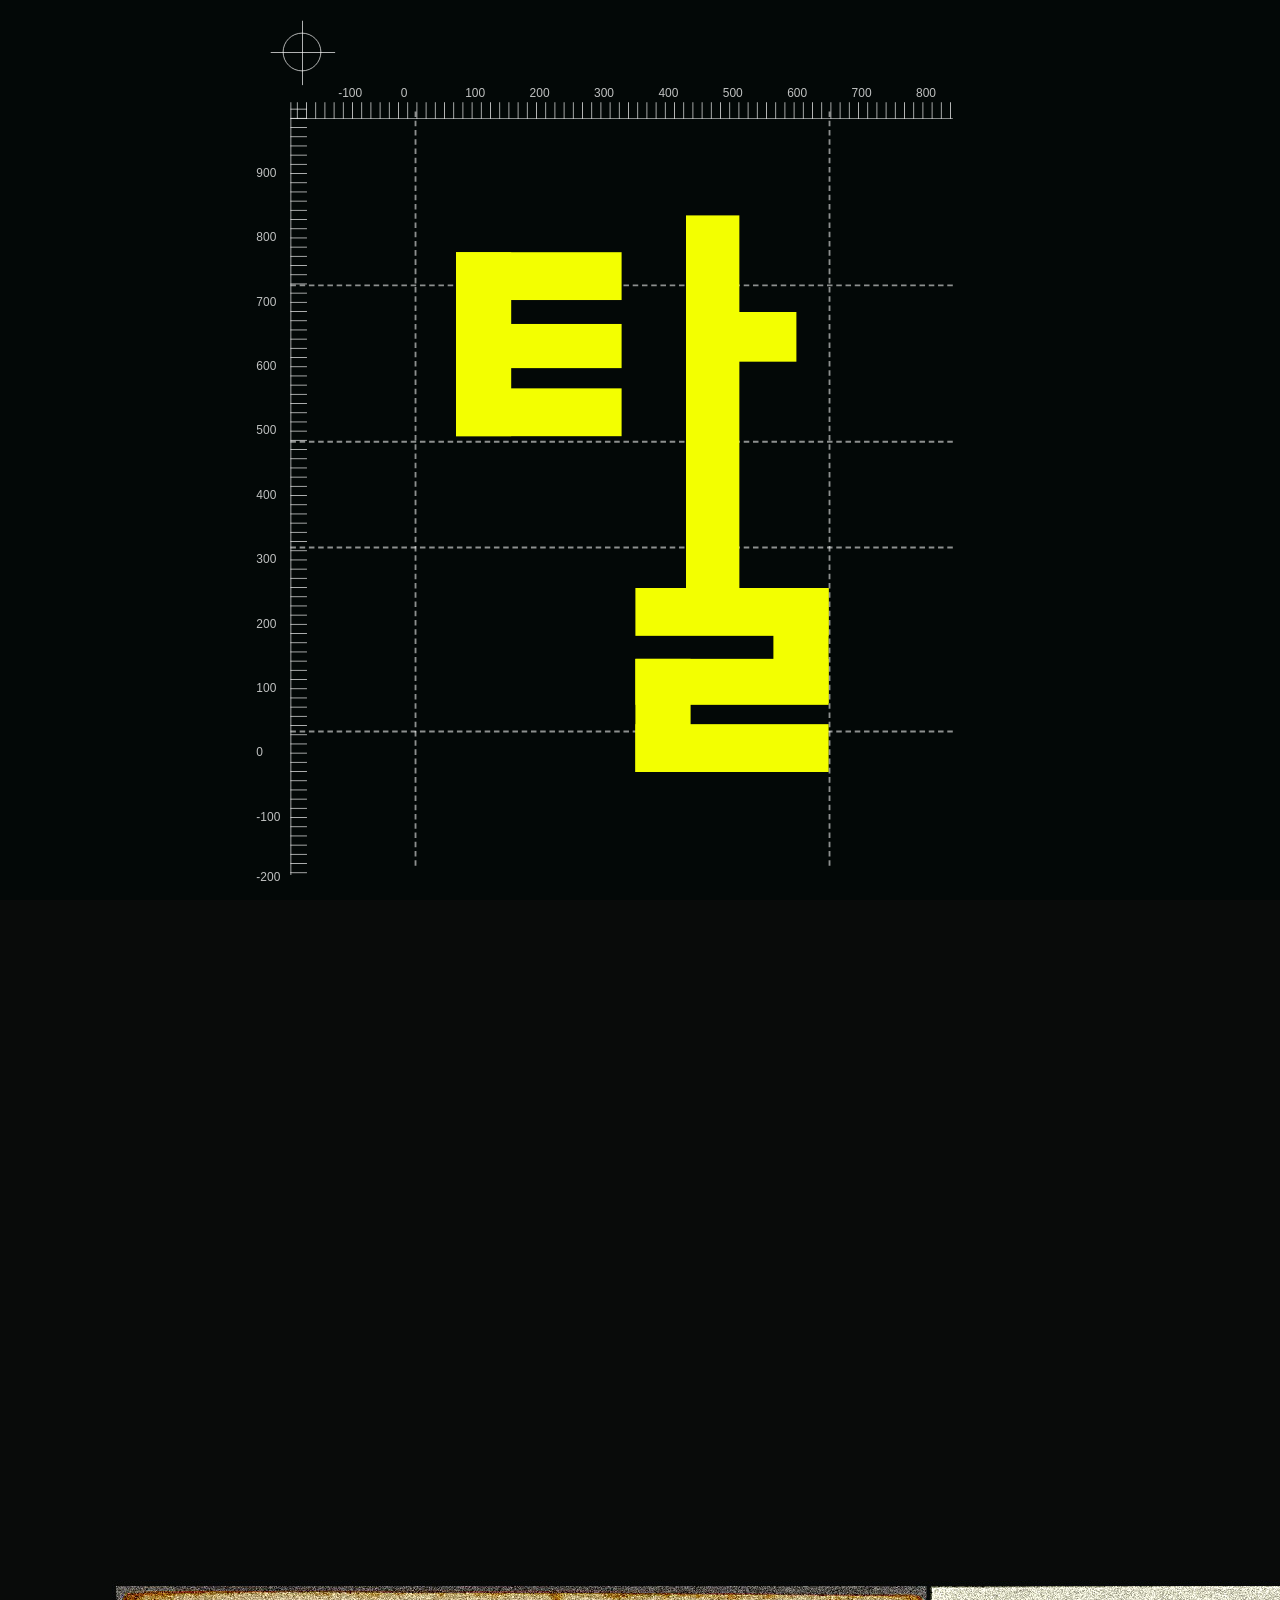
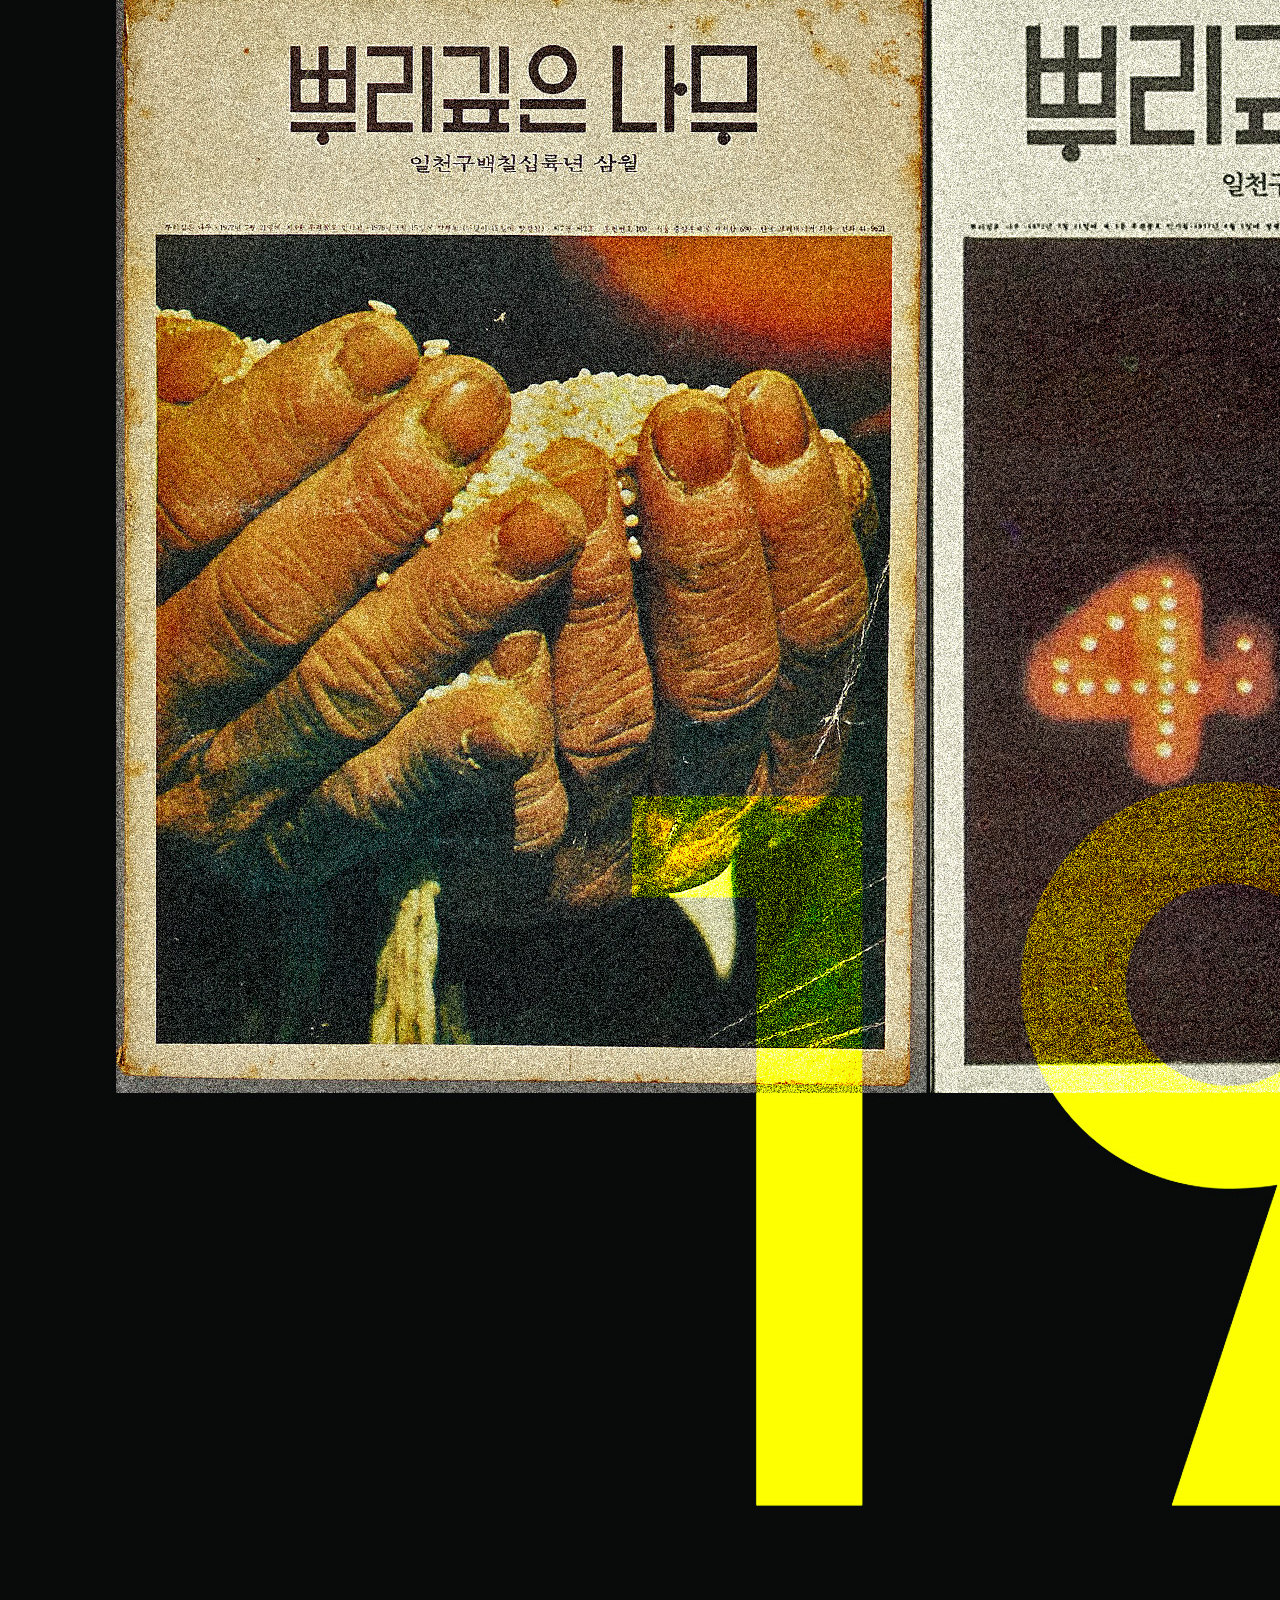
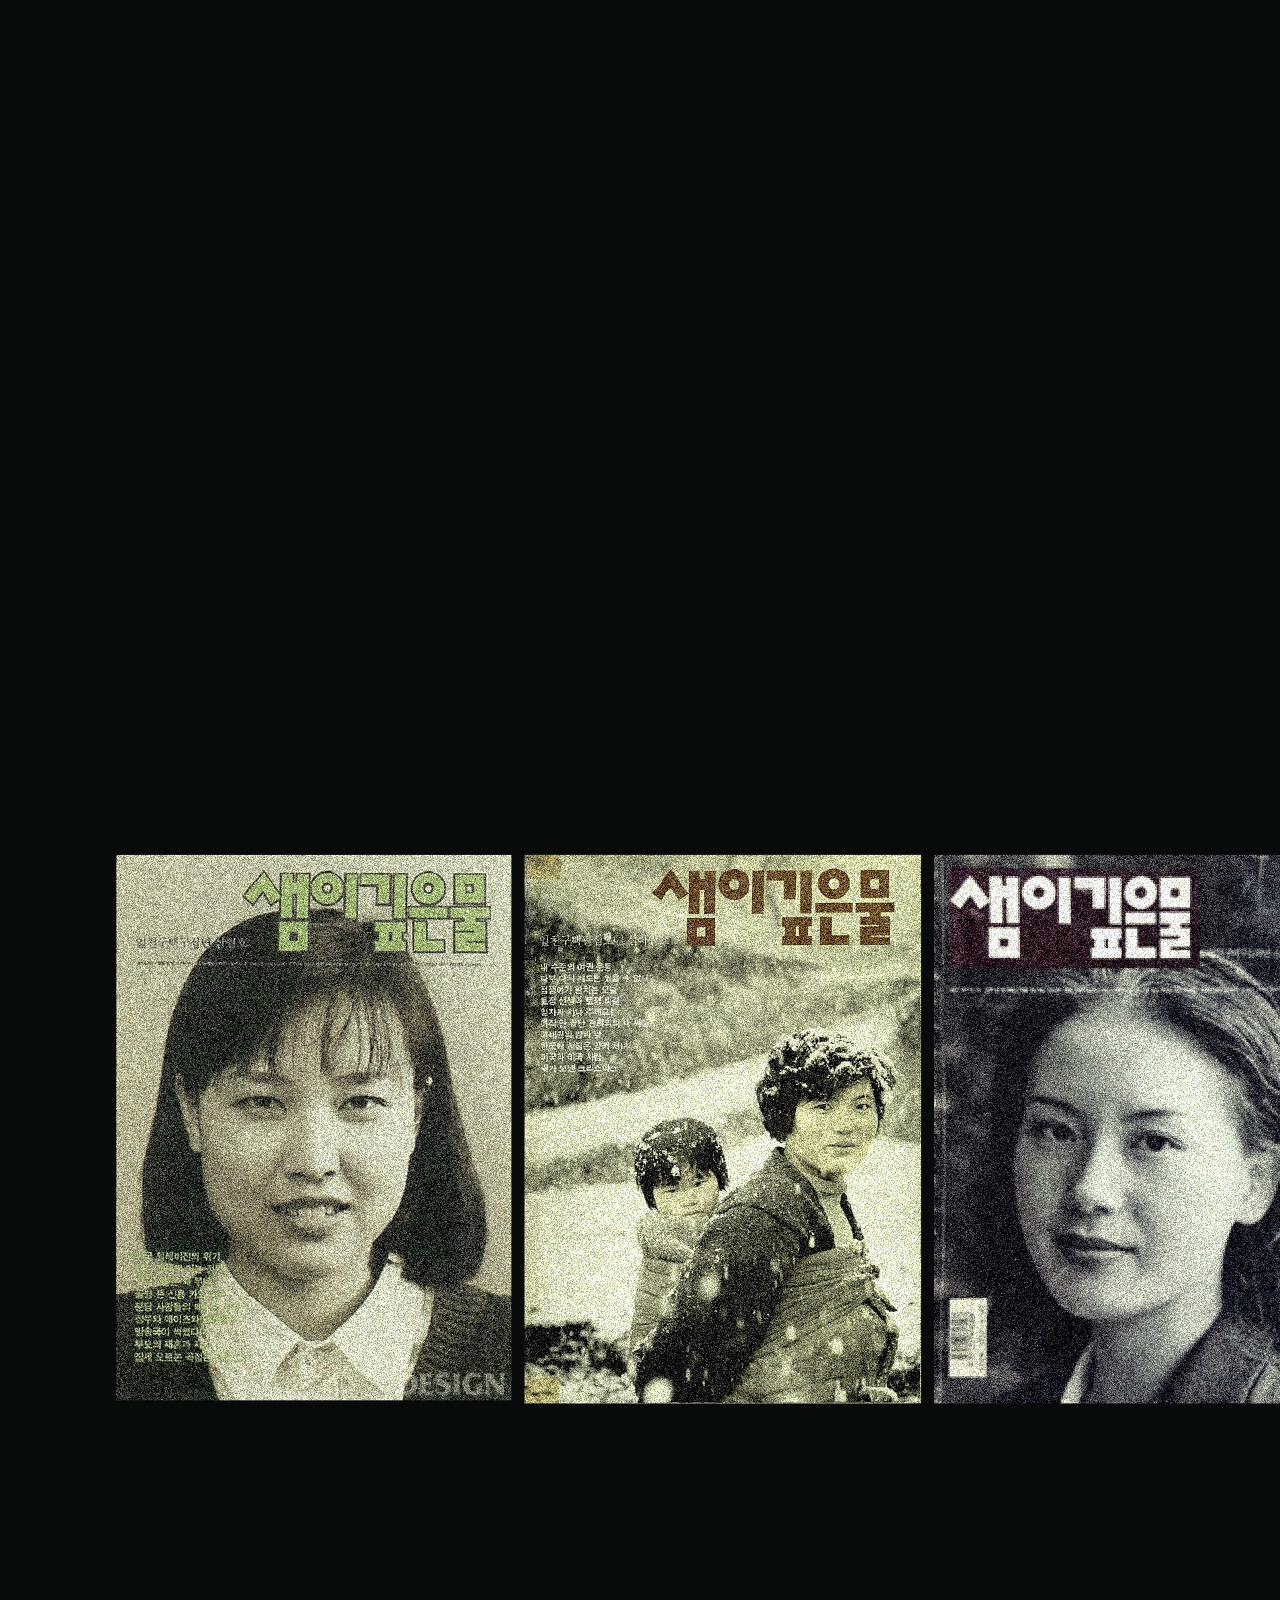
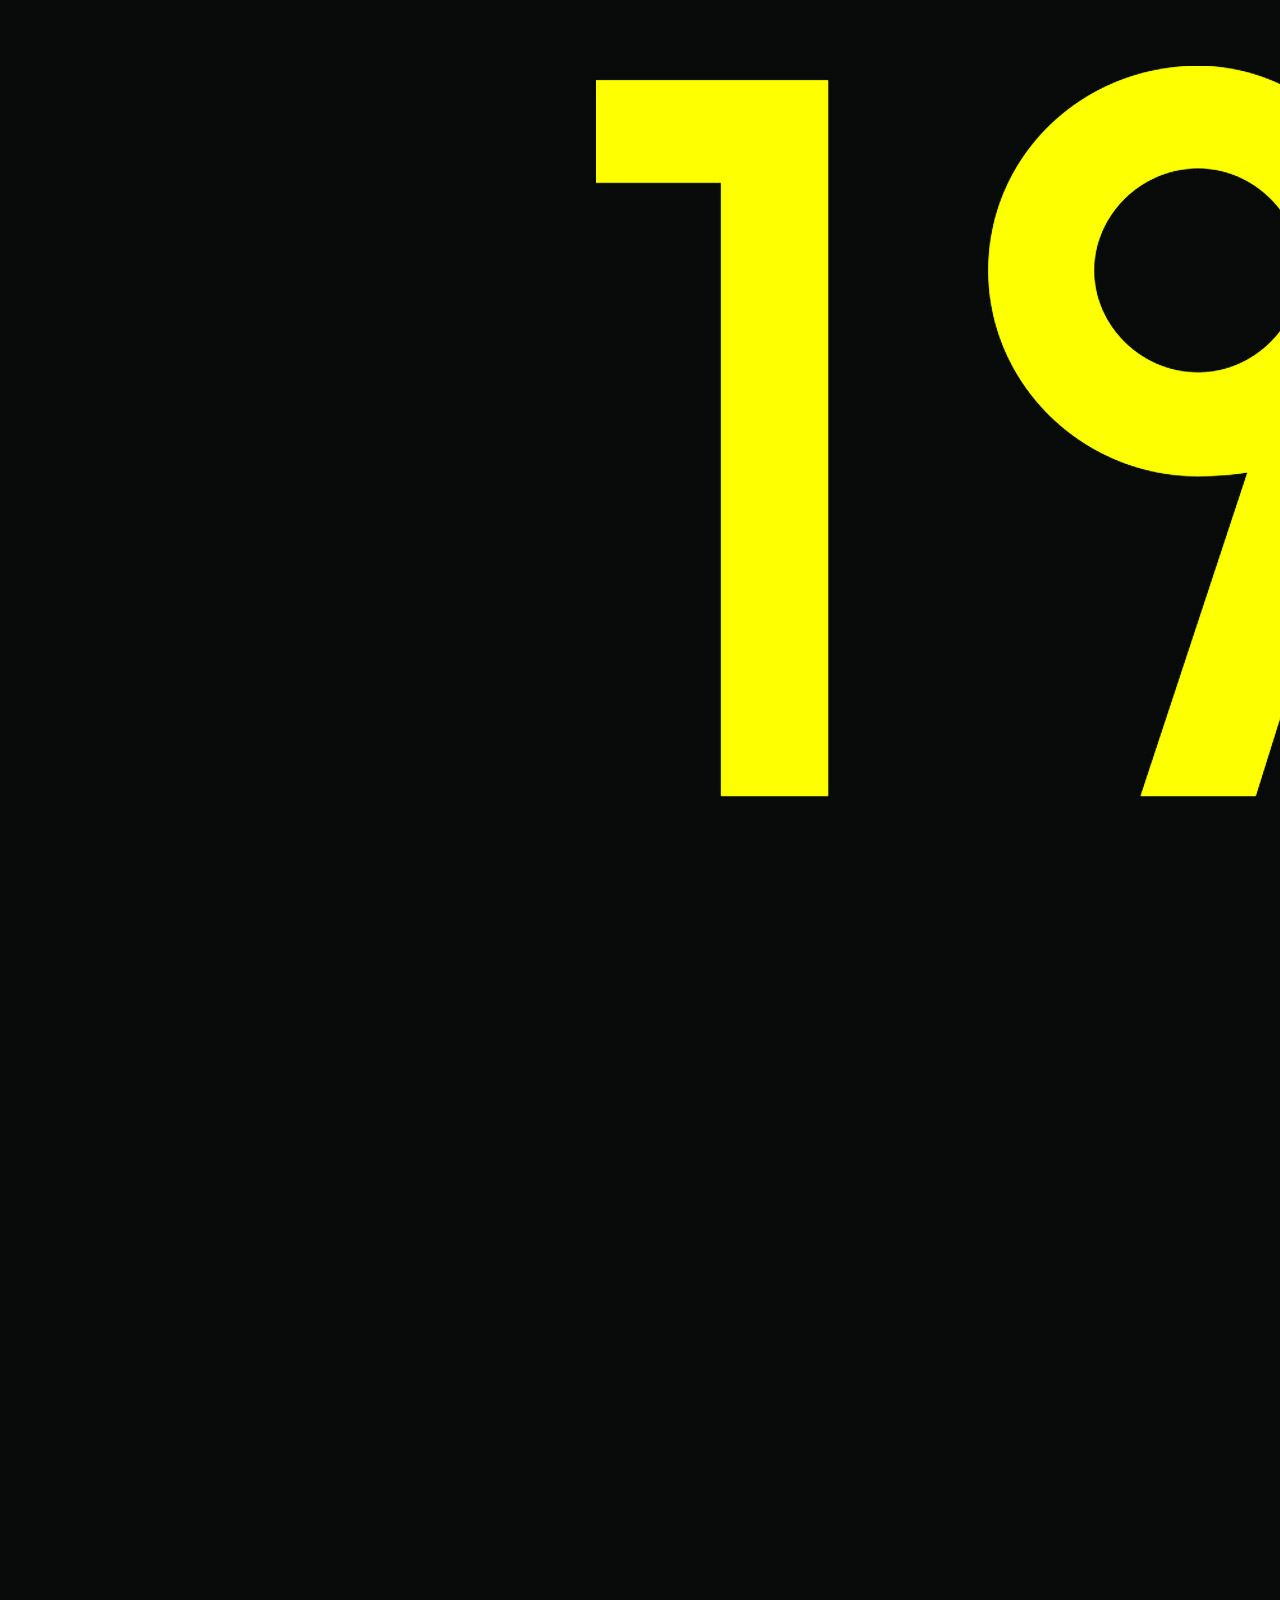
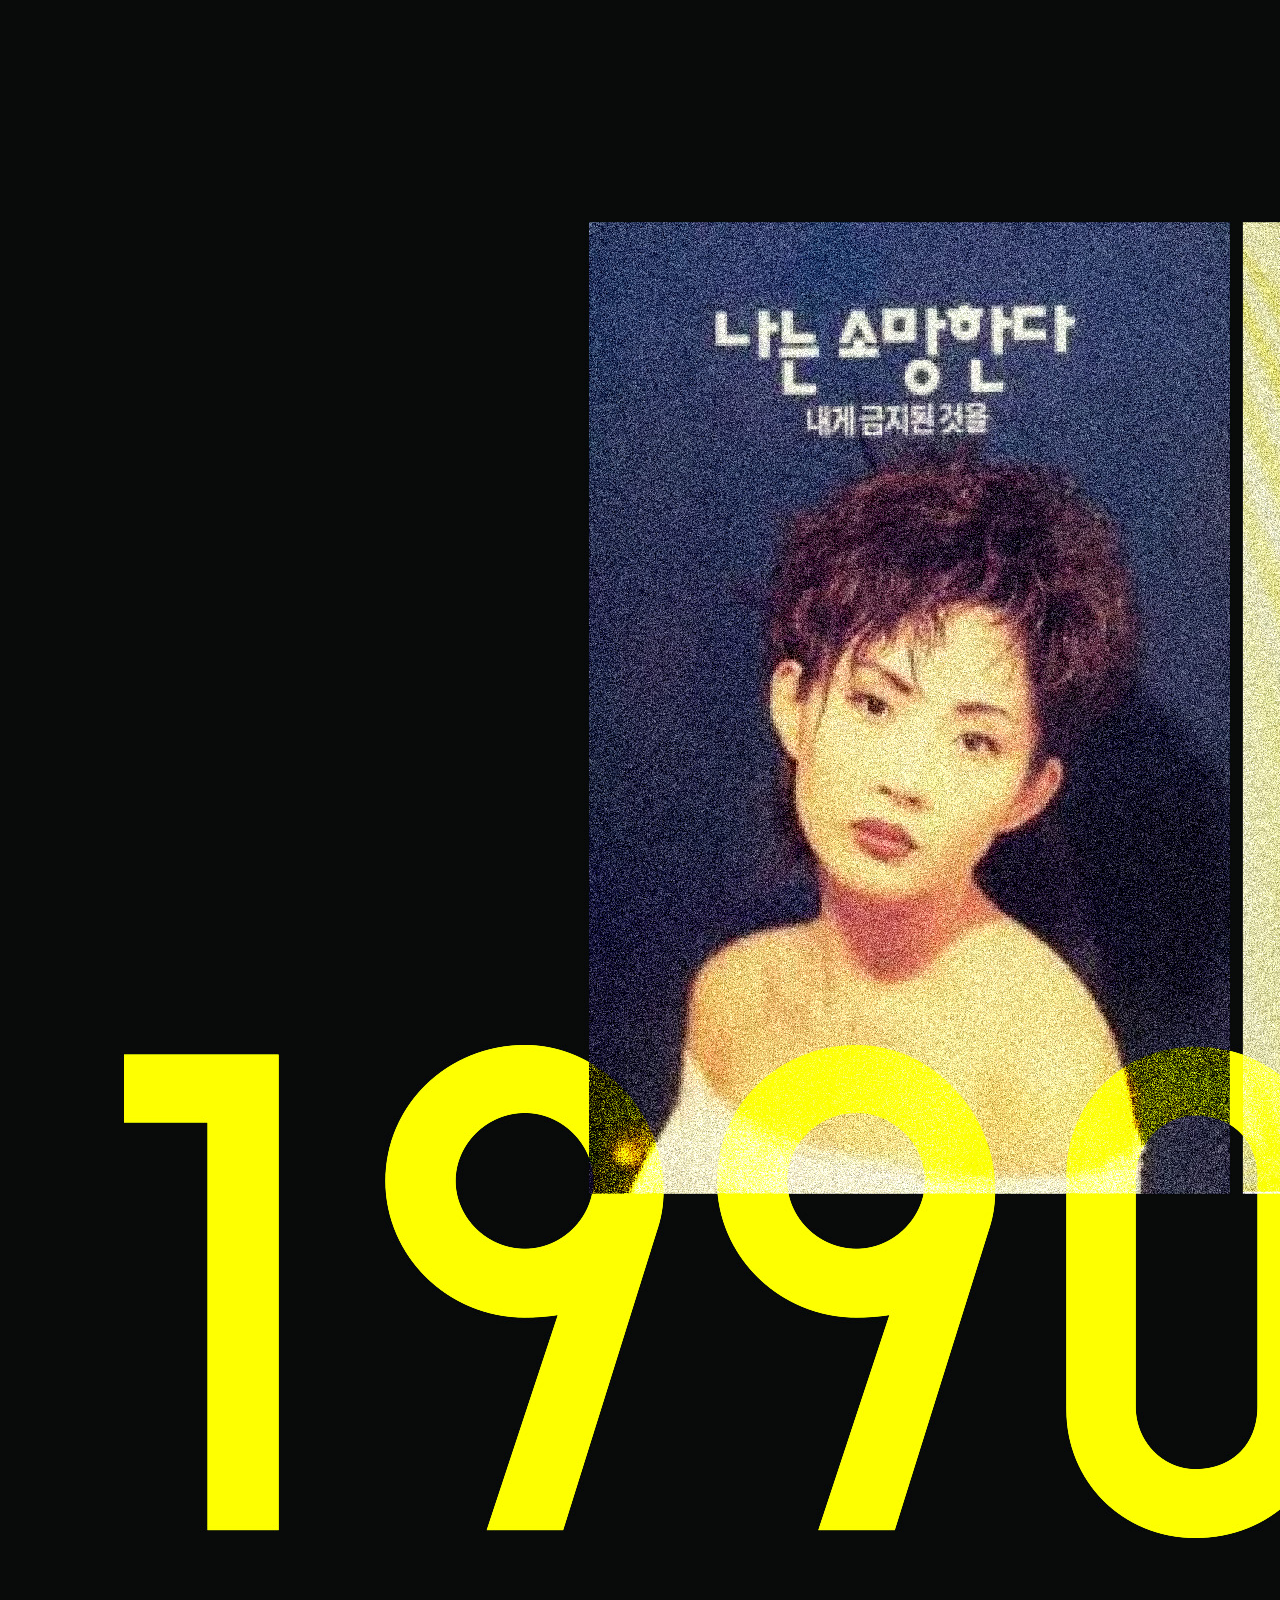
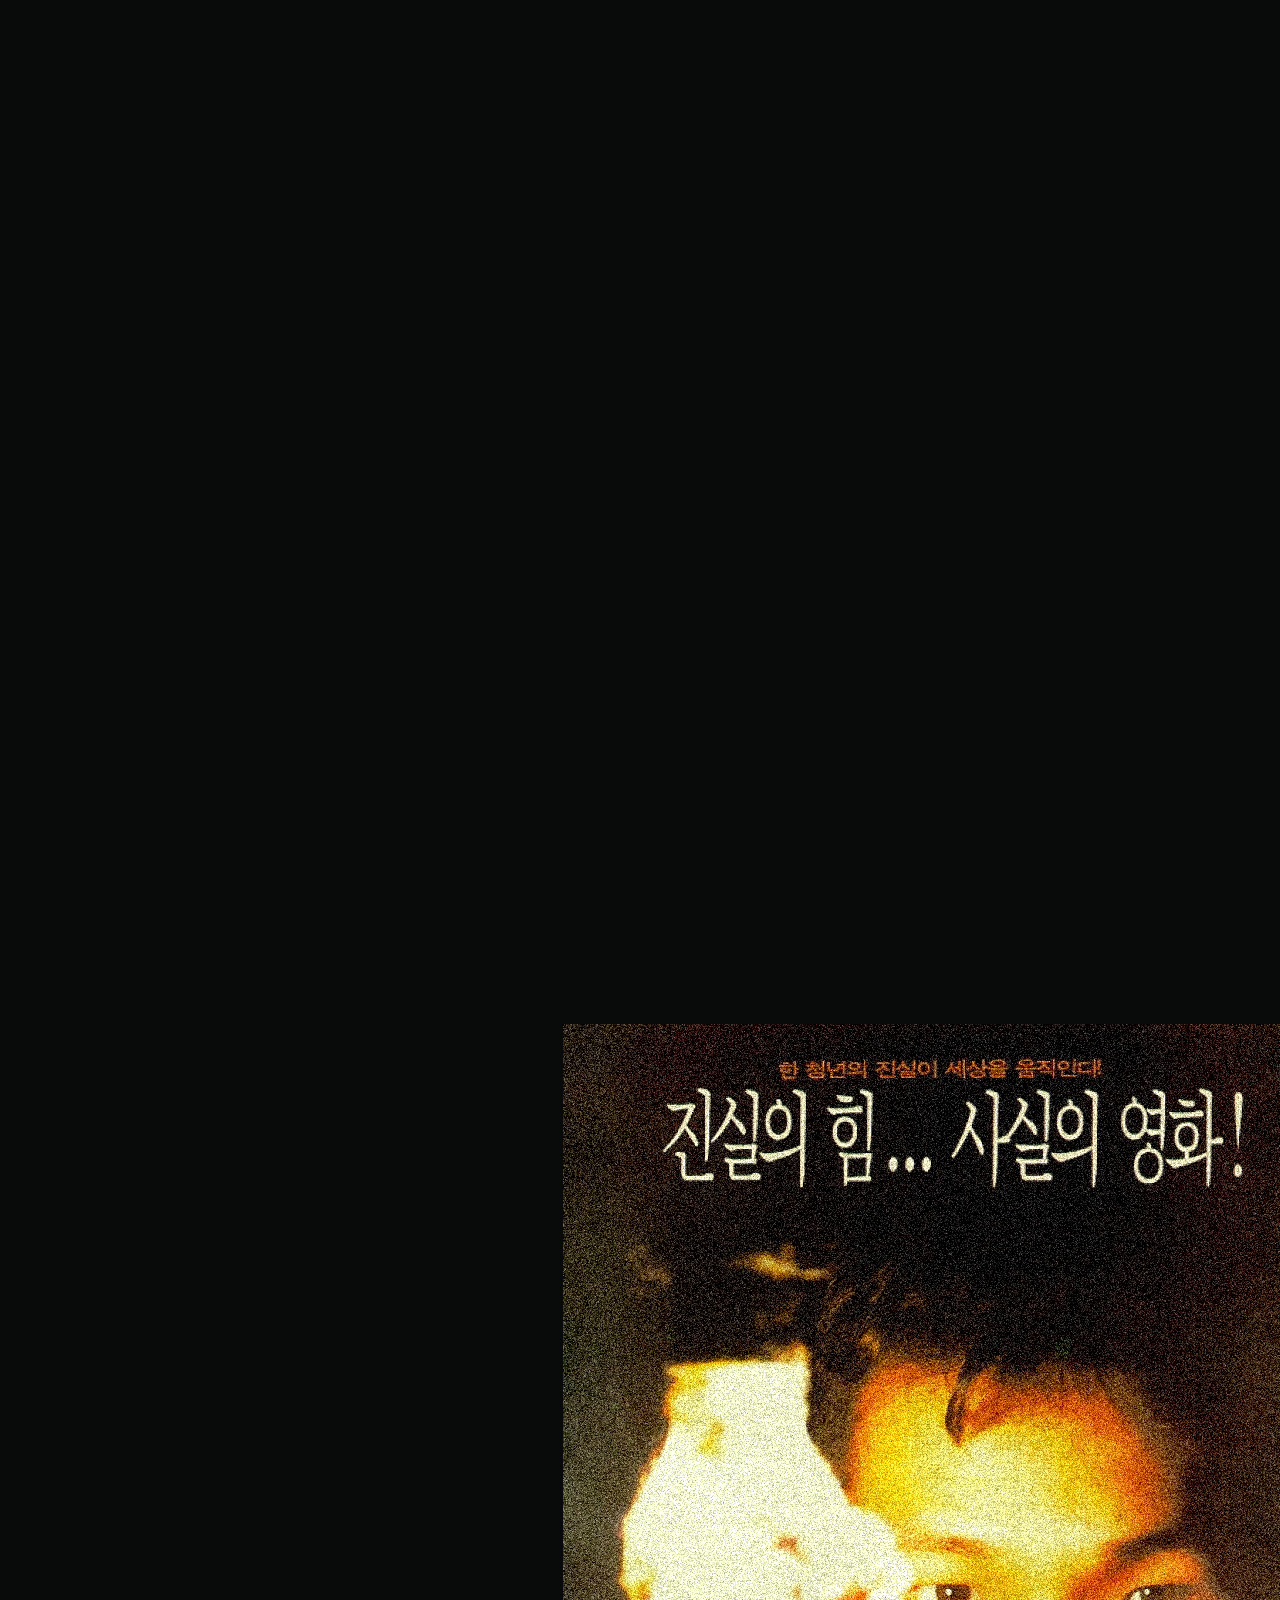
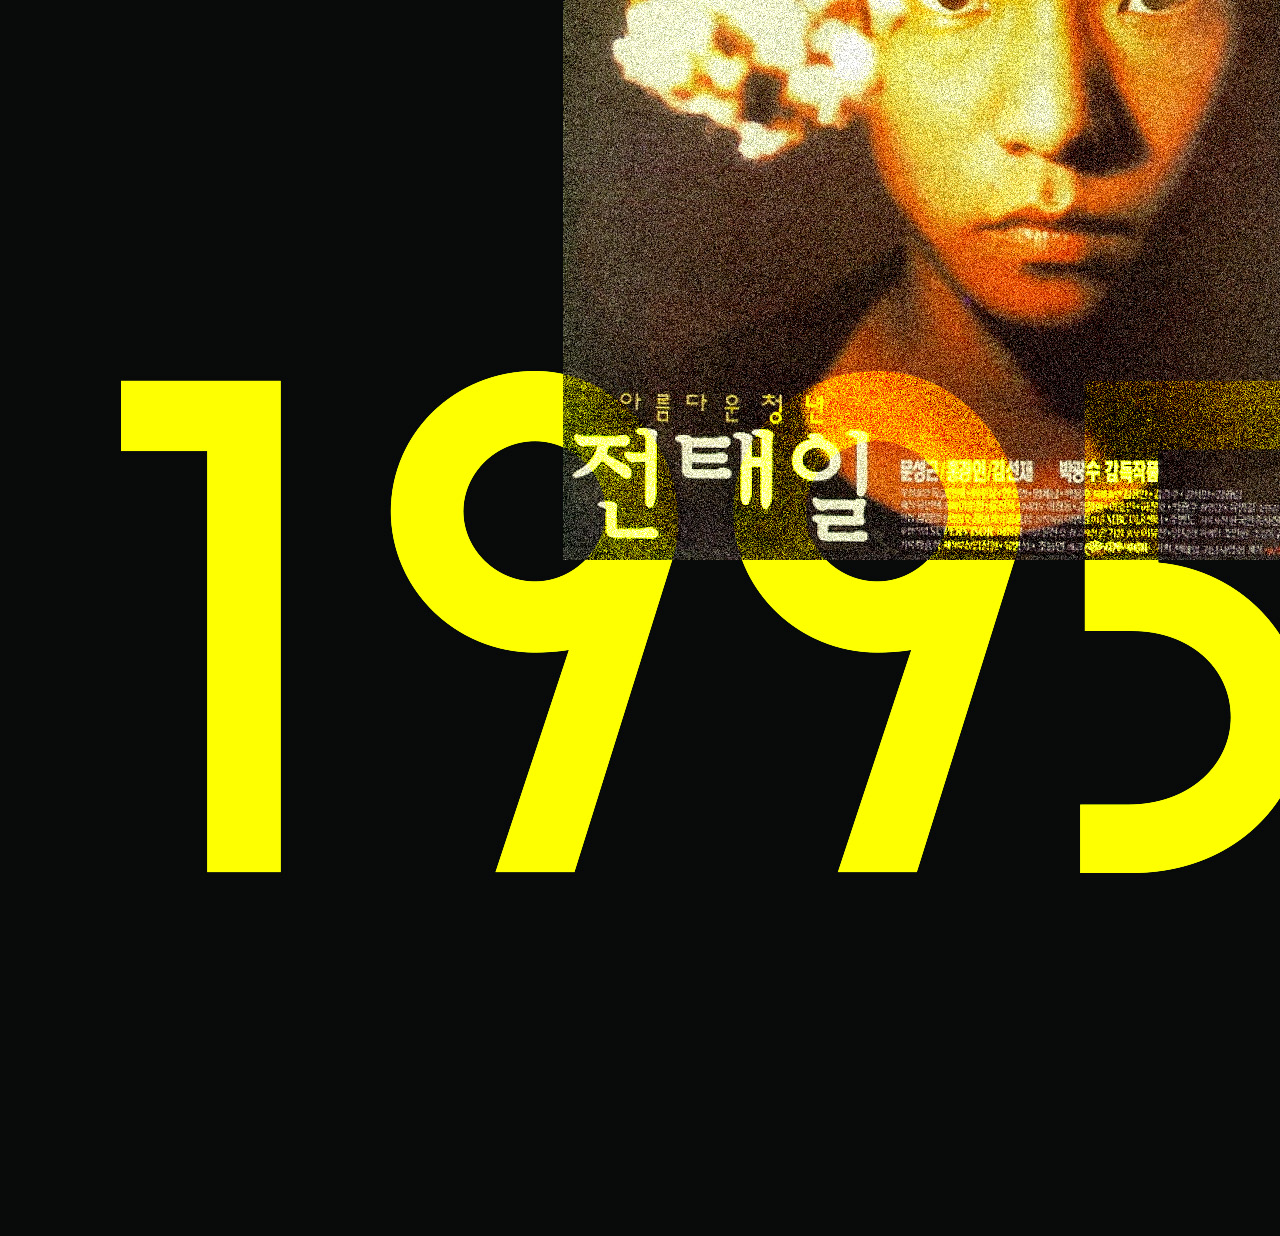
<file: index.html>
<!DOCTYPE html>
<html lang="ko">
<head>
  <meta charset="UTF-8">
  <meta name="viewport" content="width=device-width, initial-scale=1.0">
  <title>탈네모꼴</title>
  <link rel="stylesheet" href="style.css">
</head>
<body>

  <main class="home">

    <!-- 왼쪽 위 십자 표시 -->
    <div class="cross"></div>

    <!-- 전체 작업 영역 -->
    <section class="stage">

      <!-- 상단 자 -->
      <div class="ruler ruler-x">
        <span>-100</span>
        <span>0</span>
        <span>100</span>
        <span>200</span>
        <span>300</span>
        <span>400</span>
        <span>500</span>
        <span>600</span>
        <span>700</span>
        <span>800</span>
      </div>

      <!-- 왼쪽 자 -->
      <div class="ruler ruler-y">
        <span>900</span>
        <span>800</span>
        <span>700</span>
        <span>600</span>
        <span>500</span>
        <span>400</span>
        <span>300</span>
        <span>200</span>
        <span>100</span>
        <span>0</span>
        <span>-100</span>
        <span>-200</span>
        <span>-300</span>
      </div>

      <!-- 기준선 -->
      <div class="guide guide-v guide-v-1"></div>
      <div class="guide guide-v guide-v-2"></div>
      <div class="guide guide-h guide-h-1"></div>
      <div class="guide guide-h guide-h-2"></div>
      <div class="guide guide-h guide-h-3"></div>
      <div class="guide guide-h guide-h-4"></div>

      <!-- 글자 영역 -->
      <div class="letter-wrap">

        <!-- ㅌ -->
        <!-- ㅌ -->
<a href="history01.html" class="letter letter-t">
  <span class="bar t-top"></span>
  <span class="bar t-mid"></span>
  <span class="bar t-bottom"></span>
  <span class="bar t-left"></span>
  <span class="hover-text text-history">탈네모틀의 역사</span>
</a>

        <!-- ㅏ -->
<a href="timeline01.html" class="letter letter-a">
  <span class="bar a-vertical"></span>
  <span class="bar a-horizontal"></span>
  <span class="hover-text text-timeline">타임라인</span>
</a>
        <!-- ㄹ -->
        <a href="designer.html" class="letter letter-r">
          <span class="bar r-top"></span>
          <span class="bar r-mid"></span>
          <span class="bar r-bottom"></span>
          <span class="bar r-left-top"></span>
          <span class="bar r-right-bottom"></span>
          <span class="hover-text text-designer">디자이너</span>
        </a>

      </div>
    </section>
  </main>
<img src="img/1.jpg">
<img src="img/2.jpg">
<img src="img/3.jpg">
<img src="img/4.jpg">
</body>
</html>
</file>
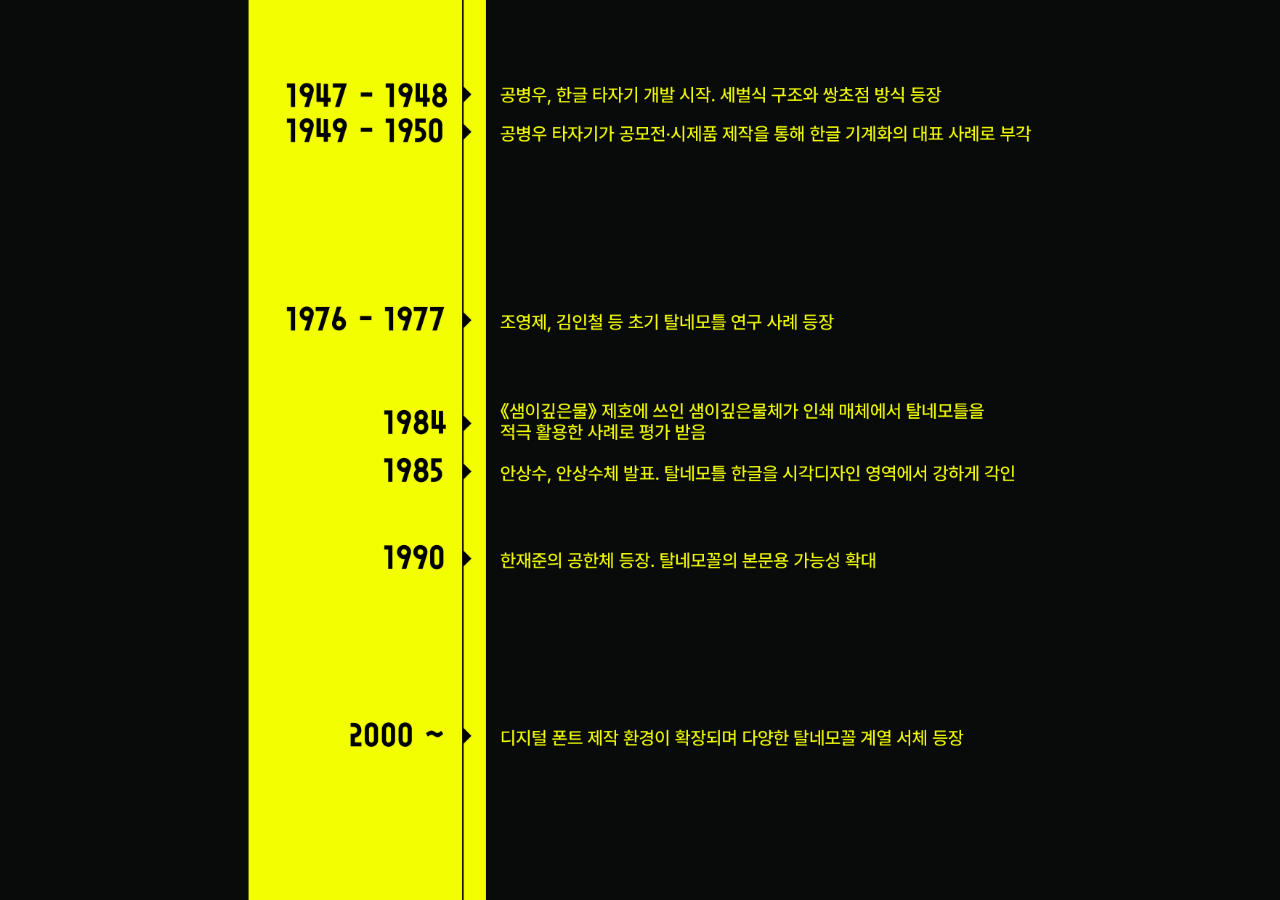
<file: designer.html>
<!DOCTYPE html>
<html lang="ko">
<head>
  <meta charset="UTF-8">
  <meta name="viewport" content="width=device-width, initial-scale=1.0">
  <title>디자이너</title>
  <link rel="stylesheet" href="style.css">
</head>
<body>

  <main class="designer-page">
    <div class="designer-stage">

      <img src="img/designer.jpg" alt="디자이너 페이지" class="designer-bg">

    </div>
  </main>

  <script>
    const designerPage = document.querySelector('.designer-page');

    // 디자이너 페이지 아무 곳이나 클릭하면 홈화면으로 이동
    designerPage.addEventListener('click', function() {
      window.location.href = 'index.html';
    });
  </script>

</body>
</html>
</file>
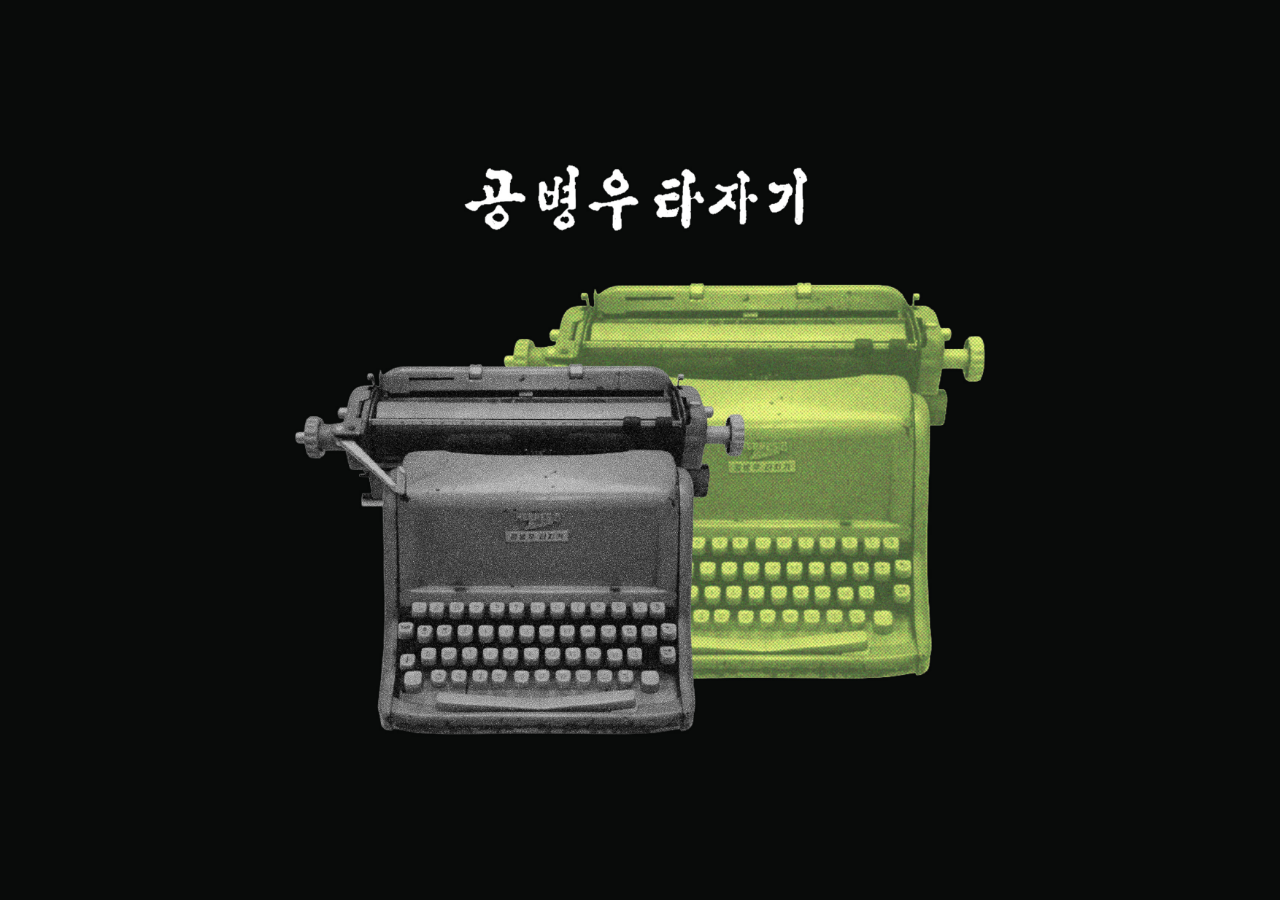
<file: history01.html>
<!DOCTYPE html>
<html lang="ko">
<head>
  <meta charset="UTF-8">
  <meta name="viewport" content="width=device-width, initial-scale=1.0">
  <title>탈네모틀의 역사</title>
  <link rel="stylesheet" href="style.css">
</head>
<body>

  <main class="history-page">
    <div class="history-stage">

      <!-- 첫 번째 역사 페이지 이미지 -->
      <img src="img/history01.jpg" alt="공병우 타자기 소개 페이지" class="history-bg">

      <!-- 공병우 타자기 클릭 영역 -->
      <a href="history02.html" class="typewriter-link" aria-label="공병우 타자기 자세히 보기"></a>

    </div>
  </main>

</body>
</html>
</file>
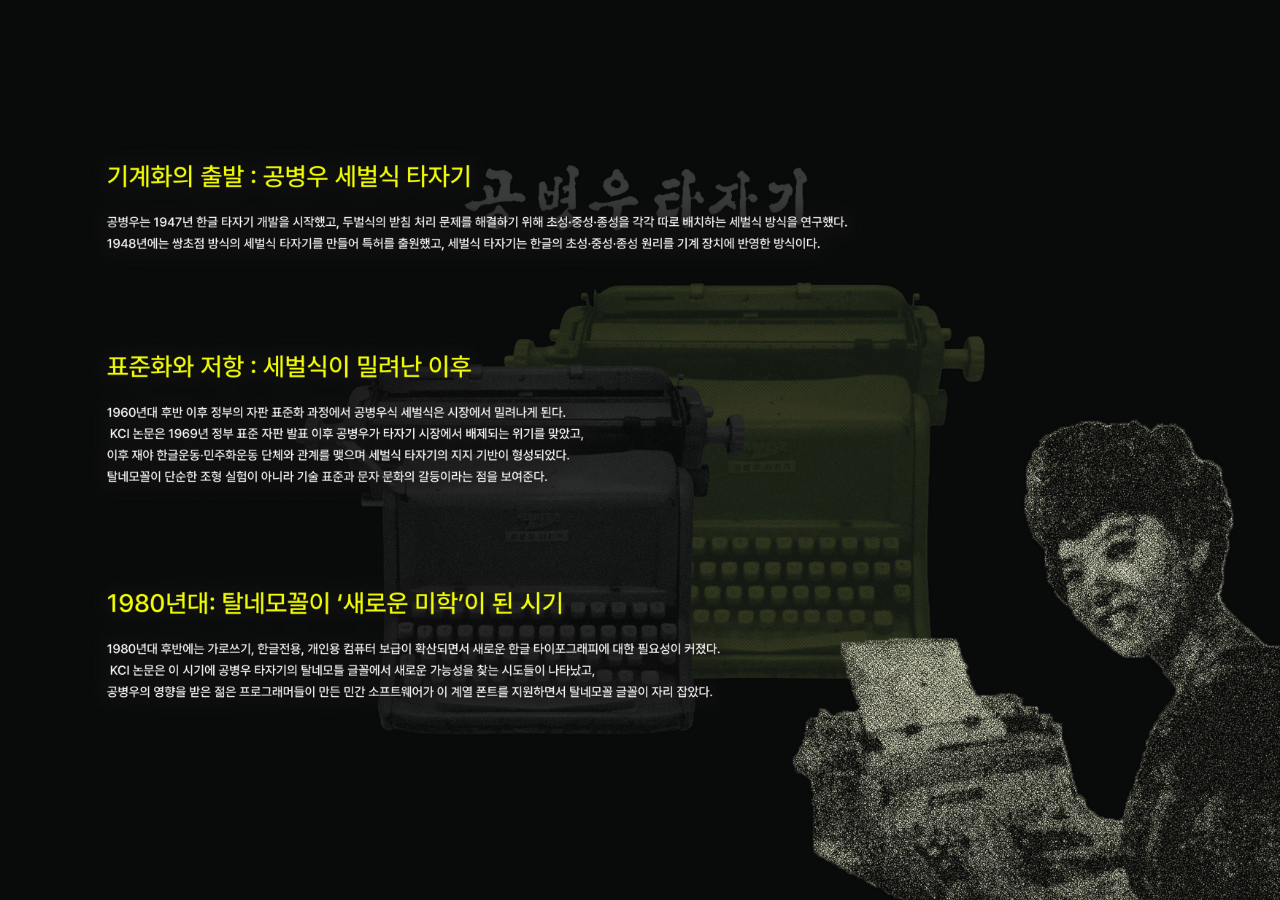
<file: history02.html>
<!DOCTYPE html>
<html lang="ko">
<head>
  <meta charset="UTF-8">
  <meta name="viewport" content="width=device-width, initial-scale=1.0">
  <title>공병우 타자기의 역사</title>
  <link rel="stylesheet" href="style.css">
</head>
<body>

  <main class="history-page">
    <div class="history-stage">

      <!-- 이미지 클릭 시 홈화면으로 이동 -->
      <a href="index.html" class="history-home-link">
        <img src="img/history02.jpg" alt="공병우 세벌식 타자기 역사 설명 페이지" class="history-bg">
      </a>

    </div>
  </main>

</body>
</html>
</file>
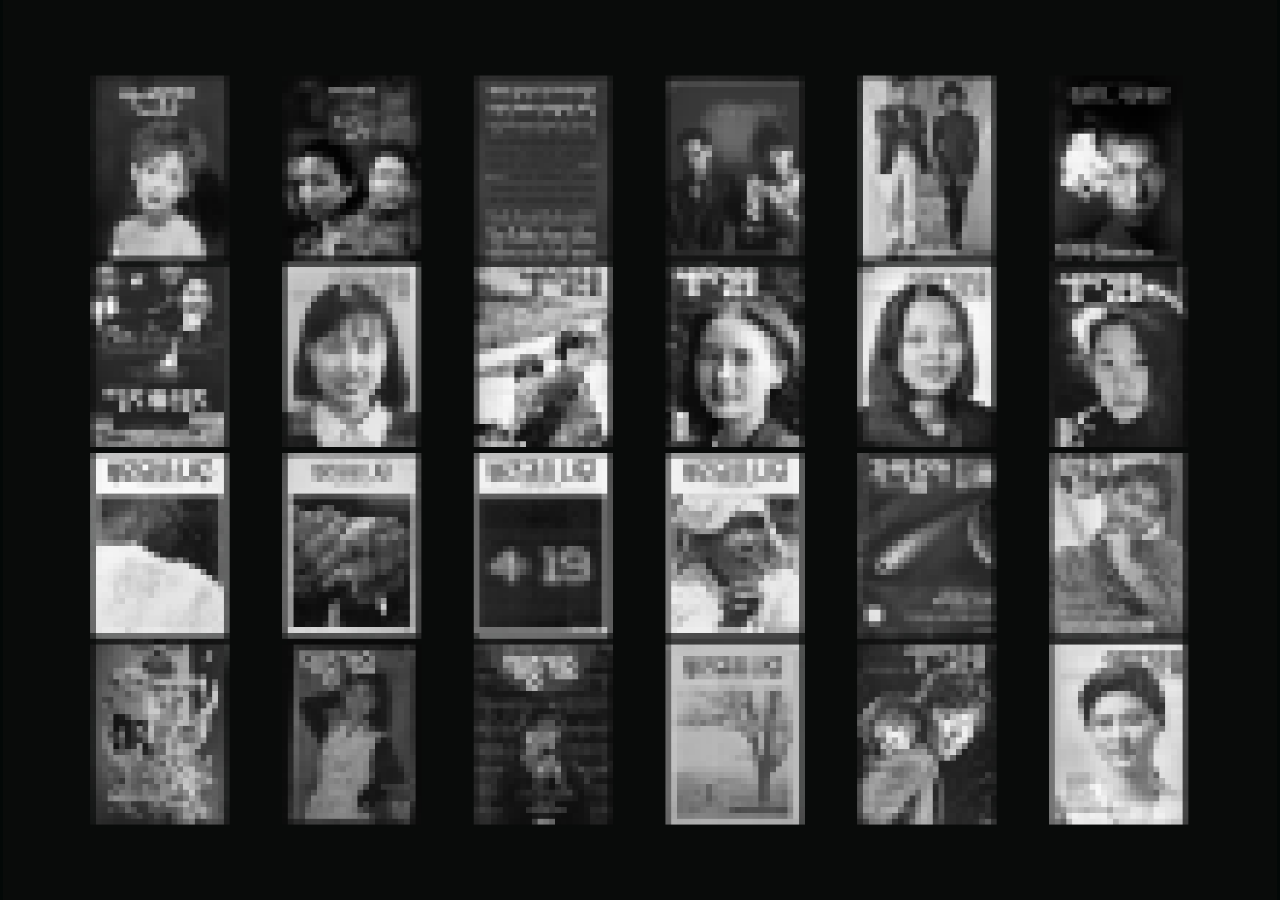
<file: moeum.html>
<!DOCTYPE html>
<html lang="ko">
<head>
  <meta charset="UTF-8">
  <meta name="viewport" content="width=device-width, initial-scale=1.0">
  <title>모음 페이지</title>
  <link rel="stylesheet" href="style.css">
</head>
<body>

  <main class="moeum-page">
    <div class="moeum-stage">

      <!-- 기본 흐린 이미지 -->
      <img src="img/moeum.jpg" alt="모음 페이지" class="moeum-bg">

      <!-- 클릭 후 전체 선명 이미지 -->
      <div class="moeum-clear-full">
        <img src="img/moeum2.jpg" alt="선명한 모음 페이지">
      </div>

      <!-- 마우스를 올렸을 때 부분적으로 선명해지는 영역 -->
      <div class="moeum-hover tile-01"><img src="img/moeum2.jpg" alt=""></div>
      <div class="moeum-hover tile-02"><img src="img/moeum2.jpg" alt=""></div>
      <div class="moeum-hover tile-03"><img src="img/moeum2.jpg" alt=""></div>
      <div class="moeum-hover tile-04"><img src="img/moeum2.jpg" alt=""></div>
      <div class="moeum-hover tile-05"><img src="img/moeum2.jpg" alt=""></div>
      <div class="moeum-hover tile-06"><img src="img/moeum2.jpg" alt=""></div>

      <div class="moeum-hover tile-07"><img src="img/moeum2.jpg" alt=""></div>
      <div class="moeum-hover tile-08"><img src="img/moeum2.jpg" alt=""></div>
      <div class="moeum-hover tile-09"><img src="img/moeum2.jpg" alt=""></div>
      <div class="moeum-hover tile-10"><img src="img/moeum2.jpg" alt=""></div>
      <div class="moeum-hover tile-11"><img src="img/moeum2.jpg" alt=""></div>
      <div class="moeum-hover tile-12"><img src="img/moeum2.jpg" alt=""></div>

      <div class="moeum-hover tile-13"><img src="img/moeum2.jpg" alt=""></div>
      <div class="moeum-hover tile-14"><img src="img/moeum2.jpg" alt=""></div>
      <div class="moeum-hover tile-15"><img src="img/moeum2.jpg" alt=""></div>
      <div class="moeum-hover tile-16"><img src="img/moeum2.jpg" alt=""></div>
      <div class="moeum-hover tile-17"><img src="img/moeum2.jpg" alt=""></div>
      <div class="moeum-hover tile-18"><img src="img/moeum2.jpg" alt=""></div>

      <div class="moeum-hover tile-19"><img src="img/moeum2.jpg" alt=""></div>
      <div class="moeum-hover tile-20"><img src="img/moeum2.jpg" alt=""></div>
      <div class="moeum-hover tile-21"><img src="img/moeum2.jpg" alt=""></div>
      <div class="moeum-hover tile-22"><img src="img/moeum2.jpg" alt=""></div>
      <div class="moeum-hover tile-23"><img src="img/moeum2.jpg" alt=""></div>
      <div class="moeum-hover tile-24"><img src="img/moeum2.jpg" alt=""></div>

    </div>
  </main>

  <script>
  const moeumPage = document.querySelector('.moeum-page');
  const moeumStage = document.querySelector('.moeum-stage');
  const moeumTiles = document.querySelectorAll('.moeum-hover');
  const clearFull = document.querySelector('.moeum-clear-full');

  // 검정색 배경 여백 클릭 시 홈화면으로 이동
  moeumPage.addEventListener('click', function() {
    window.location.href = 'index.html';
  });

  // 이미지 영역을 클릭했을 때는 홈화면으로 이동하지 않도록 막기
  moeumStage.addEventListener('click', function(event) {
    event.stopPropagation();
  });

  // 모자이크 상태에서 각 이미지 클릭 시 전체 선명하게
  moeumTiles.forEach(function(tile) {
    tile.addEventListener('click', function(event) {
      event.stopPropagation();
      moeumStage.classList.add('is-clear');
    });
  });

  // 전체 선명 상태에서 다시 이미지 클릭 시 모자이크 상태로 돌아가기
  clearFull.addEventListener('click', function(event) {
    event.stopPropagation();
    moeumStage.classList.remove('is-clear');
  });
</script>
</body>
</html>
</file>
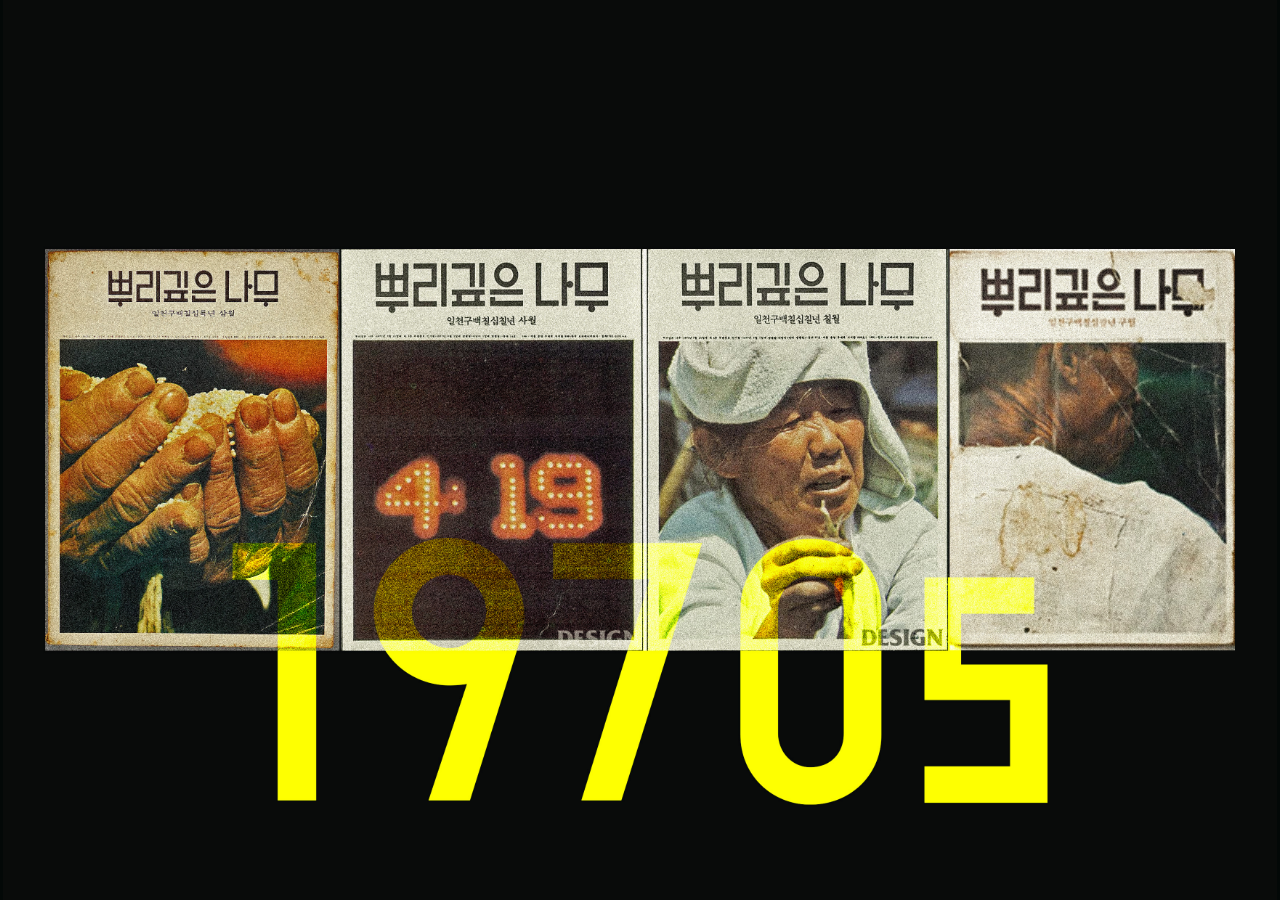
<file: timeline01.html>
<!DOCTYPE html>
<html lang="ko">
<head>
  <meta charset="UTF-8">
  <meta name="viewport" content="width=device-width, initial-scale=1.0">
  <title>타임라인 1970s</title>
  <link rel="stylesheet" href="style.css">
</head>
<body>

  <main class="timeline-page">
    <div class="timeline-stage">

      <img src="img/1.jpg" alt="1970년대 타임라인" class="timeline-bg">
      <!-- 1970s 숫자 클릭 시 다음 페이지로 이동 -->
      <a href="timeline02.html" class="timeline-number-link link-1970" aria-label="1980년대 타임라인으로 이동"></a>

    </div>
  </main>

</body>
</html>
</file>
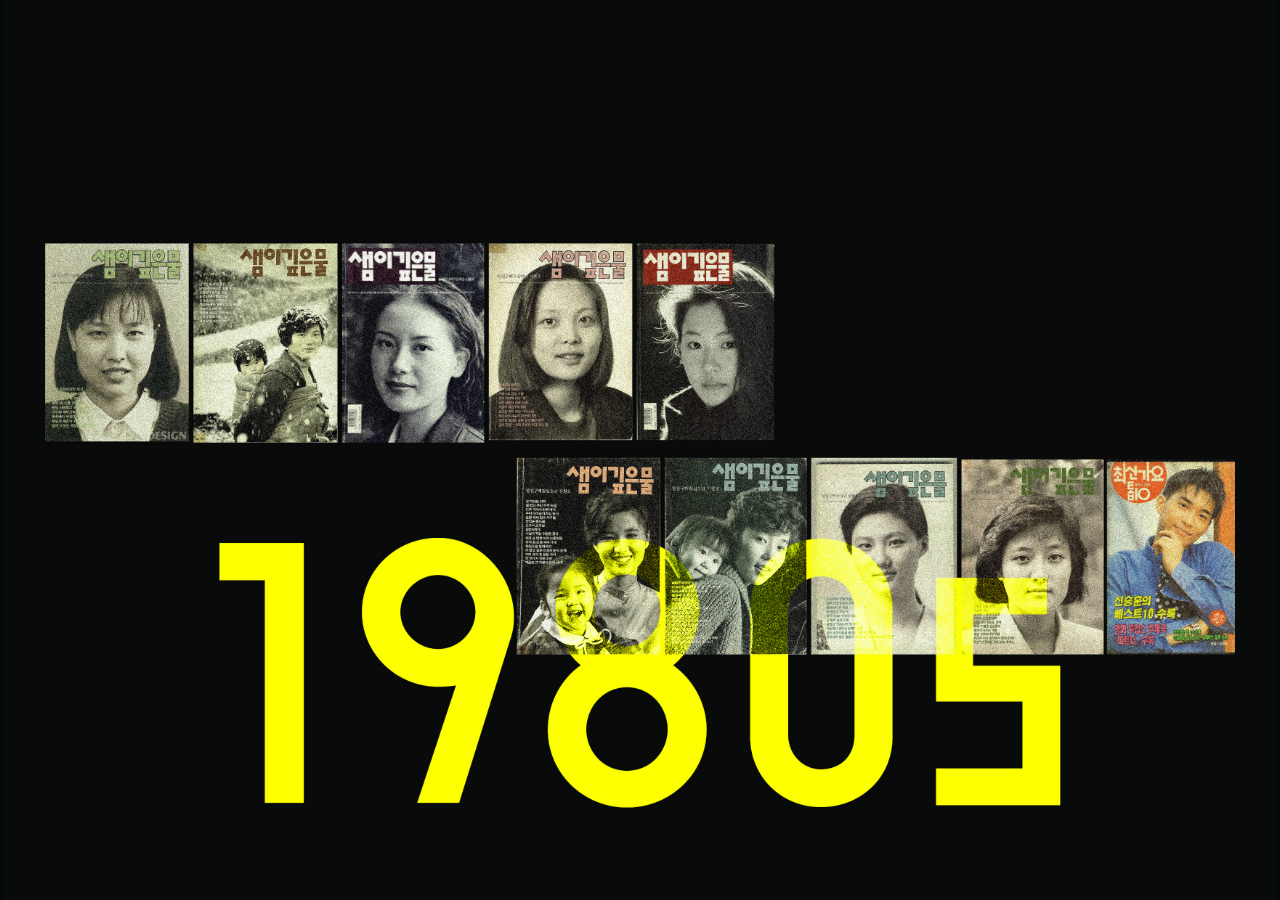
<file: timeline02.html>
<!DOCTYPE html>
<html lang="ko">
<head>
  <meta charset="UTF-8">
  <meta name="viewport" content="width=device-width, initial-scale=1.0">
  <title>타임라인 1980s</title>
  <link rel="stylesheet" href="style.css">
</head>
<body>

  <main class="timeline-page">
    <div class="timeline-stage">

      <img src="img/2.jpg" alt="1980년대 타임라인" class="timeline-bg">

      <!-- 1980s 숫자 클릭 시 다음 페이지로 이동 -->
      <a href="timeline03.html" class="timeline-number-link link-1980" aria-label="1990년대 타임라인으로 이동"></a>

    </div>
  </main>

</body>
</html>
</file>
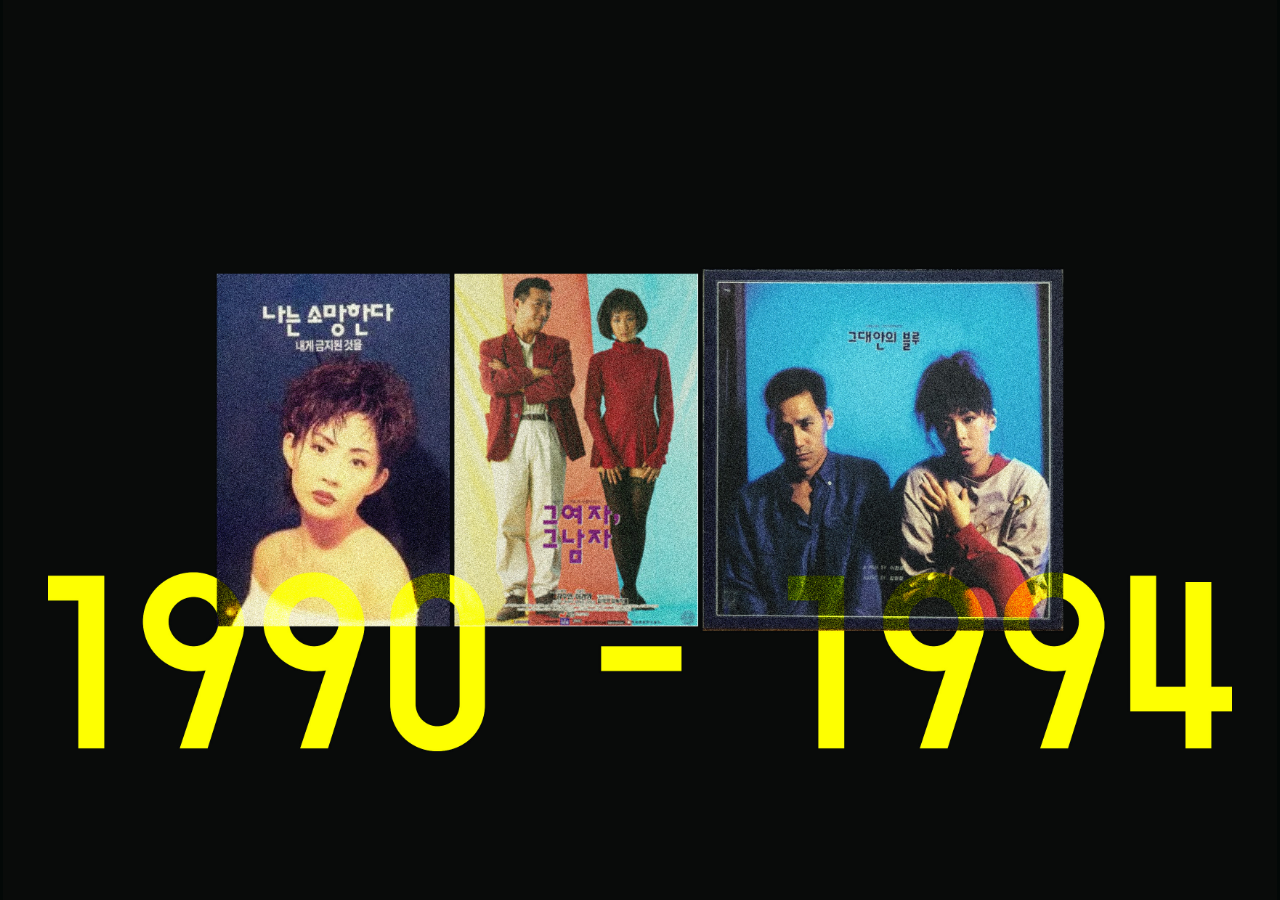
<file: timeline03.html>
<!DOCTYPE html>
<html lang="ko">
<head>
  <meta charset="UTF-8">
  <meta name="viewport" content="width=device-width, initial-scale=1.0">
  <title>타임라인 1990-1994</title>
  <link rel="stylesheet" href="style.css">
</head>
<body>

  <main class="timeline-page">
    <div class="timeline-stage">

      <img src="img/3.jpg" alt="1990년부터 1994년까지의 타임라인" class="timeline-bg">
      <!-- 1990-1994 숫자 클릭 시 다음 페이지로 이동 -->
      <a href="timeline04.html" class="timeline-number-link link-1990" aria-label="1975년부터 1977년 타임라인으로 이동"></a>

    </div>
  </main>

</body>
</html>
</file>
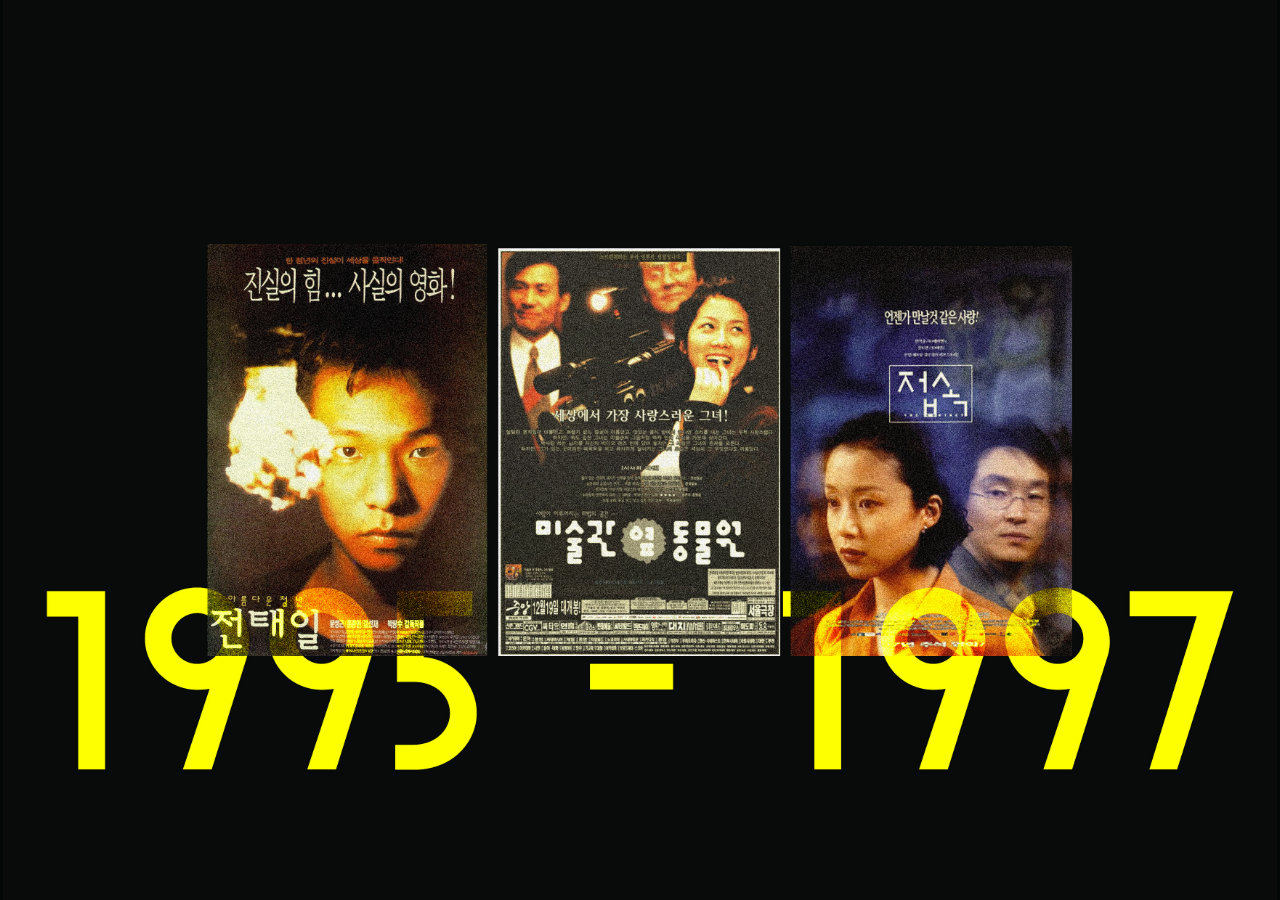
<file: timeline04.html>
<!DOCTYPE html>
<html lang="ko">
<head>
  <meta charset="UTF-8">
  <meta name="viewport" content="width=device-width, initial-scale=1.0">
  <title>타임라인 1975-1977</title>
  <link rel="stylesheet" href="style.css">
</head>
<body>

  <main class="timeline-page">
    <div class="timeline-stage">

      <img src="img/4.jpg" alt="1975-1977 타임라인" class="timeline-bg">

      <!-- 숫자 클릭 시 홈화면으로 이동 -->
      <a href="moeum.html" class="timeline-number-link link-1975" aria-label="모음 페이지로 이동"></a>

    </div>
  </main>

</body>
</html>
</file>
<file: style.css>
* {
  margin: 0;
  padding: 0;
  box-sizing: border-box;
}

html,
body {
  width: 100%;
  height: 100%;
}

body {
  background: #030807;
  color: #f3ff00;
  font-family: Arial, Helvetica, sans-serif;
  overflow: hidden;
}

/* =====================
   홈화면
===================== */

.home {
  position: relative;
  width: 100vw;
  height: 100vh;
  background: #030807;
  overflow: hidden;

  /* 홈화면 전체 크기 조절 */
  --home-scale: 1.05;
}

/* 왼쪽 위 십자 표시 */
.cross {
  position: absolute;
  top: calc(50% - 455px * var(--home-scale));
  left: calc(50% - 390px * var(--home-scale));
  width: 42px;
  height: 42px;
  border: 1px solid rgba(255, 255, 255, 0.75);
  border-radius: 50%;
  transform: scale(var(--home-scale));
  transform-origin: center center;
}

.cross::before,
.cross::after {
  content: "";
  position: absolute;
  background: rgba(255, 255, 255, 0.75);
}

.cross::before {
  width: 70px;
  height: 1px;
  left: -14px;
  top: 20px;
}

.cross::after {
  width: 1px;
  height: 70px;
  left: 20px;
  top: -14px;
}

/* 전체 작업 영역 */
.stage {
  position: absolute;
  width: 760px;
  height: 860px;
  left: 50%;
  top: 50%;
  transform: translate(-50%, -50%) scale(var(--home-scale));
  transform-origin: center center;
}

/* =====================
   자 / 눈금
===================== */

.ruler {
  position: absolute;
  color: rgba(255, 255, 255, 0.75);
  font-size: 13px;
  line-height: 1;
  user-select: none;
}

/* 상단 자 */
.ruler-x {
  top: 52px;
  left: 0;
  width: 720px;
  height: 18px;
  border-bottom: 1px solid rgba(255, 255, 255, 0.7);
  background-image: repeating-linear-gradient(
    to right,
    transparent 0,
    transparent 7px,
    rgba(255, 255, 255, 0.7) 7px,
    rgba(255, 255, 255, 0.7) 8px
  );
  background-size: 10px 10px;
  background-position: bottom left;
}

.ruler-x span {
  position: absolute;
  top: -17px;
}

.ruler-x span:nth-child(1) { left: 52px; }
.ruler-x span:nth-child(2) { left: 120px; }
.ruler-x span:nth-child(3) { left: 190px; }
.ruler-x span:nth-child(4) { left: 260px; }
.ruler-x span:nth-child(5) { left: 330px; }
.ruler-x span:nth-child(6) { left: 400px; }
.ruler-x span:nth-child(7) { left: 470px; }
.ruler-x span:nth-child(8) { left: 540px; }
.ruler-x span:nth-child(9) { left: 610px; }
.ruler-x span:nth-child(10) { left: 680px; }

/* 왼쪽 자 */
.ruler-y {
  top: 52px;
  left: 0;
  width: 18px;
  height: 840px;
  border-left: 1px solid rgba(255, 255, 255, 0.7);
  background-image: repeating-linear-gradient(
    to bottom,
    transparent 0,
    transparent 7px,
    rgba(255, 255, 255, 0.7) 7px,
    rgba(255, 255, 255, 0.7) 8px
  );
  background-size: 10px 10px;
  background-position: left top;
}

.ruler-y span {
  position: absolute;
  left: -38px;
}

.ruler-y span:nth-child(1) { top: 70px; }
.ruler-y span:nth-child(2) { top: 140px; }
.ruler-y span:nth-child(3) { top: 210px; }
.ruler-y span:nth-child(4) { top: 280px; }
.ruler-y span:nth-child(5) { top: 350px; }
.ruler-y span:nth-child(6) { top: 420px; }
.ruler-y span:nth-child(7) { top: 490px; }
.ruler-y span:nth-child(8) { top: 560px; }
.ruler-y span:nth-child(9) { top: 630px; }
.ruler-y span:nth-child(10) { top: 700px; }
.ruler-y span:nth-child(11) { top: 770px; }
.ruler-y span:nth-child(12) { top: 835px; }
.ruler-y span:nth-child(13) { top: 895px; }

/* =====================
   점선 기준선
===================== */

.guide {
  position: absolute;
  pointer-events: none;
}

.guide-v {
  top: 62px;
  height: 820px;
  border-left: 2px dashed rgba(255, 255, 255, 0.55);
}

.guide-v-1 {
  left: 135px;
}

.guide-v-2 {
  left: 585px;
}

.guide-h {
  left: 0;
  width: 720px;
  border-top: 2px dashed rgba(255, 255, 255, 0.55);
}

.guide-h-1 { top: 250px; }
.guide-h-2 { top: 420px; }
.guide-h-3 { top: 535px; }
.guide-h-4 { top: 735px; }

/* =====================
   글자 전체
===================== */

.letter-wrap {
  position: absolute;
  left: 180px;
  top: 215px;
  width: 430px;
  height: 560px;
}

.letter {
  position: absolute;
  display: block;
  cursor: pointer;
  text-decoration: none;
  overflow: visible;
}

.bar {
  position: absolute;
  display: block;
  background: #f3ff00;
}

.hover-text {
  position: absolute;
  color: #f3ff00;
  font-size: 18px;
  font-weight: 500;
  letter-spacing: -0.03em;
  white-space: nowrap;
  opacity: 0;
  pointer-events: auto;
  transition: opacity 0.2s ease;
  z-index: 30;
}

.letter:hover .hover-text {
  opacity: 1;
}

/* =====================
   ㅌ
===================== */

.letter-t {
  width: 180px;
  height: 200px;
  left: 0;
  top: 0;
}

.t-top {
  width: 180px;
  height: 52px;
  left: 0;
  top: 0;
}

.t-mid {
  width: 180px;
  height: 48px;
  left: 0;
  top: 78px;
}

.t-bottom {
  width: 180px;
  height: 52px;
  left: 0;
  bottom: 0;
}

.t-left {
  width: 60px;
  height: 200px;
  left: 0;
  top: 0;
}

.text-history {
  left: 0;
  top: 212px;
}

/* =====================
   ㅏ
===================== */

.letter-a {
  width: 170px;
  height: 430px;
  left: 250px;
  top: -40px;
}

.a-vertical {
  width: 58px;
  height: 430px;
  left: 0;
  top: 0;
}

.a-horizontal {
  width: 120px;
  height: 54px;
  left: 0;
  top: 105px;
}

.text-timeline {
  left: 0;
  top: -28px;
}

/* =====================
   ㄹ
===================== */

.letter-r {
  width: 210px;
  height: 200px;
  left: 195px;
  top: 365px;
}

.r-top {
  width: 210px;
  height: 52px;
  left: 0;
  top: 0;
}

.r-mid {
  width: 210px;
  height: 50px;
  left: 0;
  top: 77px;
}

.r-bottom {
  width: 210px;
  height: 52px;
  left: 0;
  bottom: 0;
}

/* 위쪽 세로획은 오른쪽 */
.r-left-top {
  width: 60px;
  height: 125px;
  right: 0;
  top: 0;
}

/* 아래쪽 세로획은 왼쪽 */
.r-right-bottom {
  width: 60px;
  height: 123px;
  left: 0;
  bottom: 0;
}

.text-designer {
  left: 0;
  top: 215px;
}

/* =====================
   역사 페이지
===================== */

.history-page {
  width: 100vw;
  height: 100vh;
  background: #030807;
  display: flex;
  justify-content: center;
  align-items: center;
  overflow: hidden;
}

.history-stage {
  position: relative;
  width: 100vw;
  height: 100vh;
  background: #030807;
}

.history-bg {
  width: 100%;
  height: 100%;
  object-fit: cover;
  display: block;
}

/* history01 공병우 타자기 클릭 영역 */
.typewriter-link {
  position: absolute;
  left: 18%;
  top: 22%;
  width: 58%;
  height: 42%;
  display: block;
  cursor: pointer;
  z-index: 20;
}

/* history02 이미지 전체 클릭 영역 */
.history-home-link {
  display: block;
  width: 100%;
  height: 100%;
  cursor: pointer;
}

.history-home-link .history-bg {
  width: 100%;
  height: 100%;
  object-fit: cover;
  display: block;
}

/* =====================
   타임라인 페이지
===================== */

.timeline-page {
  width: 100vw;
  height: 100vh;
  background: #030807;
  display: flex;
  justify-content: center;
  align-items: center;
  overflow: hidden;
}

.timeline-stage {
  position: relative;

  /* 타임라인 이미지 비율 기준 */
  width: min(100vw, calc(100vh * 2048 / 1447));
  height: min(100vh, calc(100vw * 1447 / 2048));

  background: #030807;
}

.timeline-bg {
  width: 100%;
  height: 100%;
  object-fit: contain;
  display: block;
}

/* 숫자 클릭 영역 공통 */
.timeline-number-link {
  position: absolute;
  display: block;
  z-index: 20;
  cursor: pointer;
}

/* timeline01: 1970s */
.link-1970 {
  left: 20%;
  top: 58%;
  width: 66%;
  height: 32%;
}

/* timeline02: 1980s */
.link-1980 {
  left: 4%;
  top: 58%;
  width: 84%;
  height: 34%;
}

/* timeline03: 1990-1994 */
.link-1990 {
  left: 0%;
  top: 58%;
  width: 96%;
  height: 34%;
}

/* timeline04: 1975-1977 */
.link-1975 {
  left: 0%;
  top: 58%;
  width: 96%;
  height: 34%;
}

/* =====================
   반응형
===================== */

@media (max-height: 950px) {
  .home {
    --home-scale: 0.92;
  }
}

@media (max-height: 800px) {
  .home {
    --home-scale: 0.78;
  }
}

@media (max-width: 900px) {
  .home {
    --home-scale: 0.75;
  }
}

@media (max-width: 600px) {
  .home {
    --home-scale: 0.55;
  }

  .cross {
    display: none;
  }
}

/* =====================
   모음 페이지
===================== */
/* 검정색 배경 여백은 클릭 가능하게 */
.moeum-page {
  cursor: pointer;
}

/* 이미지 영역 안에서는 기본 커서 유지 */
.moeum-stage {
  cursor: default;
}

/* hover 가능한 이미지 영역은 클릭 커서 */
.moeum-hover,
.moeum-clear-full {
  cursor: pointer;
}

.moeum-page {
  width: 100vw;
  height: 100vh;
  background: #030807;
  display: flex;
  justify-content: center;
  align-items: center;
  overflow: hidden;
}

.moeum-stage {
  position: relative;

  /* 이미지 원본 비율 2048 x 1447 */
  width: min(100vw, calc(100vh * 2048 / 1447));
  height: min(100vh, calc(100vw * 1447 / 2048));

  background: #030807;
}

.moeum-bg {
  width: 100%;
  height: 100%;
  object-fit: contain;
  display: block;
}

/* 클릭 후 전체 선명 이미지 */
.moeum-clear-full {
  position: absolute;
  inset: 0;
  opacity: 0;
  z-index: 30;
  pointer-events: none;
  transition: opacity 0.35s ease;
}

.moeum-clear-full img {
  width: 100%;
  height: 100%;
  object-fit: contain;
  display: block;
}

/* 클릭되었을 때 전체 선명 이미지 보이기 */
.moeum-stage.is-clear .moeum-clear-full {
  opacity: 1;
  pointer-events: auto;
}

/* 전체 선명 상태에서는 부분 hover 비활성화 */
.moeum-stage.is-clear .moeum-hover {
  opacity: 0;
  pointer-events: none;
}

/* 선명한 이미지 hover 영역 */
.moeum-hover {
  position: absolute;
  inset: 0;
  opacity: 0;
  z-index: 10;
  cursor: pointer;
  transition: opacity 0.25s ease;
}

.moeum-hover img {
  width: 100%;
  height: 100%;
  object-fit: contain;
  display: block;
}

.moeum-hover:hover {
  opacity: 1;
}

/* 1행 */
.tile-01 { clip-path: inset(8.43% 82.47% 71.32% 7.08%); }
.tile-02 { clip-path: inset(8.43% 67.43% 71.32% 22.12%); }
.tile-03 { clip-path: inset(8.43% 52.39% 71.32% 37.16%); }
.tile-04 { clip-path: inset(8.43% 37.35% 71.32% 52.20%); }
.tile-05 { clip-path: inset(8.43% 22.31% 71.32% 67.24%); }
.tile-06 { clip-path: inset(8.43% 7.28% 71.32% 82.28%); }

/* 2행 */
.tile-07 { clip-path: inset(29.44% 82.47% 50.31% 7.08%); }
.tile-08 { clip-path: inset(29.44% 67.43% 50.31% 22.12%); }
.tile-09 { clip-path: inset(29.44% 52.39% 50.31% 37.16%); }
.tile-10 { clip-path: inset(29.44% 37.35% 50.31% 52.20%); }
.tile-11 { clip-path: inset(29.44% 22.31% 50.31% 67.24%); }
.tile-12 { clip-path: inset(29.44% 7.28% 50.31% 82.28%); }

/* 3행 */
.tile-13 { clip-path: inset(50.45% 82.47% 29.30% 7.08%); }
.tile-14 { clip-path: inset(50.45% 67.43% 29.30% 22.12%); }
.tile-15 { clip-path: inset(50.45% 52.39% 29.30% 37.16%); }
.tile-16 { clip-path: inset(50.45% 37.35% 29.30% 52.20%); }
.tile-17 { clip-path: inset(50.45% 22.31% 29.30% 67.24%); }
.tile-18 { clip-path: inset(50.45% 7.28% 29.30% 82.28%); }

/* 4행 */
.tile-19 { clip-path: inset(71.46% 82.47% 8.29% 7.08%); }
.tile-20 { clip-path: inset(71.46% 67.43% 8.29% 22.12%); }
.tile-21 { clip-path: inset(71.46% 52.39% 8.29% 37.16%); }
.tile-22 { clip-path: inset(71.46% 37.35% 8.29% 52.20%); }
.tile-23 { clip-path: inset(71.46% 22.31% 8.29% 67.24%); }
.tile-24 { clip-path: inset(71.46% 7.28% 8.29% 82.28%); }

/* 선명한 이미지 hover 영역 */
.moeum-hover {
  position: absolute;
  inset: 0;
  opacity: 0;
  z-index: 10;
  cursor: pointer;
  transition: opacity 0.25s ease;
}

.moeum-hover img {
  width: 100%;
  height: 100%;
  object-fit: contain;
  display: block;
}

.moeum-hover:hover {
  opacity: 1;
}

/* 1행 */
.tile-01 { clip-path: inset(8.43% 82.47% 71.32% 7.08%); }
.tile-02 { clip-path: inset(8.43% 67.43% 71.32% 22.12%); }
.tile-03 { clip-path: inset(8.43% 52.39% 71.32% 37.16%); }
.tile-04 { clip-path: inset(8.43% 37.35% 71.32% 52.20%); }
.tile-05 { clip-path: inset(8.43% 22.31% 71.32% 67.24%); }
.tile-06 { clip-path: inset(8.43% 7.28% 71.32% 82.28%); }

/* 2행 */
.tile-07 { clip-path: inset(29.44% 82.47% 50.31% 7.08%); }
.tile-08 { clip-path: inset(29.44% 67.43% 50.31% 22.12%); }
.tile-09 { clip-path: inset(29.44% 52.39% 50.31% 37.16%); }
.tile-10 { clip-path: inset(29.44% 37.35% 50.31% 52.20%); }
.tile-11 { clip-path: inset(29.44% 22.31% 50.31% 67.24%); }
.tile-12 { clip-path: inset(29.44% 7.28% 50.31% 82.28%); }

/* 3행 */
.tile-13 { clip-path: inset(50.45% 82.47% 29.30% 7.08%); }
.tile-14 { clip-path: inset(50.45% 67.43% 29.30% 22.12%); }
.tile-15 { clip-path: inset(50.45% 52.39% 29.30% 37.16%); }
.tile-16 { clip-path: inset(50.45% 37.35% 29.30% 52.20%); }
.tile-17 { clip-path: inset(50.45% 22.31% 29.30% 67.24%); }
.tile-18 { clip-path: inset(50.45% 7.28% 29.30% 82.28%); }

/* 4행 */
.tile-19 { clip-path: inset(71.46% 82.47% 8.29% 7.08%); }
.tile-20 { clip-path: inset(71.46% 67.43% 8.29% 22.12%); }
.tile-21 { clip-path: inset(71.46% 52.39% 8.29% 37.16%); }
.tile-22 { clip-path: inset(71.46% 37.35% 8.29% 52.20%); }
.tile-23 { clip-path: inset(71.46% 22.31% 8.29% 67.24%); }
.tile-24 { clip-path: inset(71.46% 7.28% 8.29% 82.28%); }

/* =====================
   디자이너 페이지
===================== */

/* =====================
   디자이너 페이지
===================== */

.designer-page {
  width: 100vw;
  height: 100vh;
  background: #090b0a;
  display: flex;
  justify-content: center;
  align-items: center;
  overflow: hidden;
  cursor: pointer;
}

.designer-stage {
  position: relative;

  /* 첨부 이미지 비율 기준: 2048 x 1447 */
  width: min(100vw, calc(100vh * 2048 / 1447));
  height: min(100vh, calc(100vw * 1447 / 2048));

  background: #090b0a;
}

.designer-bg {
  width: 100%;
  height: 100%;
  object-fit: contain;
  display: block;
}

body {
  background: #090b0a;
  color: #f3ff00;
  font-family: Arial, Helvetica, sans-serif;
  overflow: hidden;
}
/* =====================
   클릭 영역 확인용
   필요할 때만 주석 해제
===================== */

/*
.typewriter-link,
.timeline-number-link {
  background: rgba(243, 255, 0, 0.25);
}
*/
</file>
